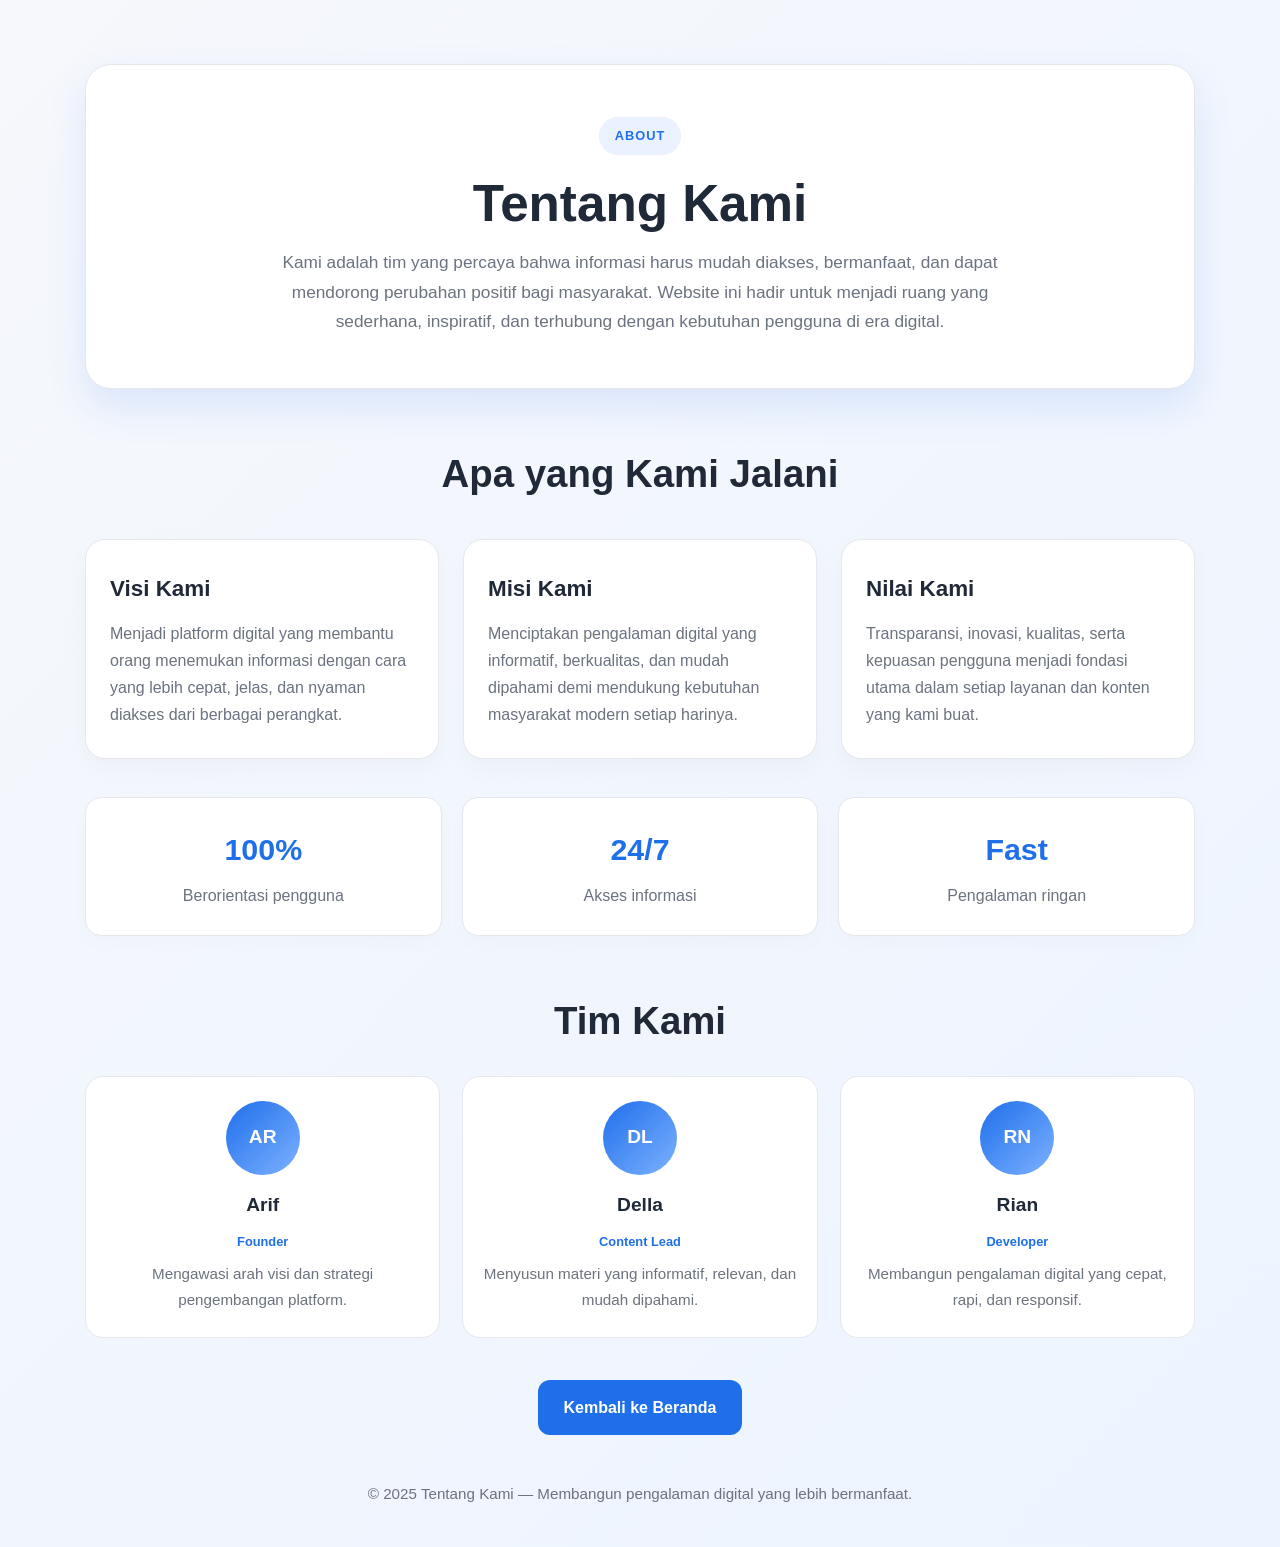
<file: about.html>
<!DOCTYPE html>
<html lang="id">
  <head>
    <meta charset="UTF-8" />
    <meta name="viewport" content="width=device-width, initial-scale=1.0" />
    <title>Tentang Kami</title>
    <style>
      :root {
        --bg: #f4f7ff;
        --card: #ffffff;
        --primary: #1f6feb;
        --primary-dark: #154db8;
        --text: #1f2937;
        --muted: #6b7280;
        --border: #e5e7eb;
        --accent: #eaf2ff;
        --shadow: rgba(31, 111, 235, 0.12);
      }

      * {
        box-sizing: border-box;
      }

      html {
        scroll-behavior: smooth;
      }

      body {
        margin: 0;
        font-family: Arial, Helvetica, sans-serif;
        background: linear-gradient(135deg, #f6f8fc 0%, #edf4ff 100%);
        color: var(--text);
        line-height: 1.7;
      }

      a {
        text-decoration: none;
      }

      .container {
        max-width: 1150px;
        margin: 0 auto;
        padding: 64px 20px 40px;
      }

      .hero {
        background: var(--card);
        border: 1px solid var(--border);
        border-radius: 26px;
        box-shadow: 0 18px 40px var(--shadow);
        padding: 52px 36px;
        text-align: center;
      }

      .tag {
        display: inline-block;
        padding: 8px 16px;
        border-radius: 999px;
        background: var(--accent);
        color: var(--primary);
        font-size: 0.8rem;
        font-weight: 700;
        letter-spacing: 0.08em;
        text-transform: uppercase;
      }

      h1 {
        margin: 18px 0 14px;
        font-size: clamp(2.2rem, 4vw, 3.25rem);
        line-height: 1.2;
      }

      .lead {
        max-width: 760px;
        margin: 0 auto;
        font-size: 1.08rem;
        color: var(--muted);
      }

      .section-title {
        text-align: center;
        margin: 52px 0 22px;
        font-size: clamp(1.7rem, 3vw, 2.5rem);
      }

      .content {
        display: grid;
        grid-template-columns: repeat(auto-fit, minmax(240px, 1fr));
        gap: 24px;
        margin-top: 32px;
      }

      .card {
        background: var(--card);
        border: 1px solid var(--border);
        border-radius: 20px;
        padding: 30px 24px;
        box-shadow: 0 10px 24px rgba(17, 24, 39, 0.03);
      }

      .card h2 {
        margin: 0 0 12px;
        font-size: 1.4rem;
      }

      .card p {
        margin: 0;
        color: var(--muted);
      }

      .stats {
        display: grid;
        grid-template-columns: repeat(auto-fit, minmax(170px, 1fr));
        gap: 20px;
        margin-top: 38px;
      }

      .stat {
        background: var(--card);
        border: 1px solid var(--border);
        border-radius: 16px;
        padding: 26px 18px;
        text-align: center;
        box-shadow: 0 8px 20px rgba(17, 24, 39, 0.02);
      }

      .stat strong {
        display: block;
        font-size: 1.9rem;
        color: var(--primary);
        margin-bottom: 6px;
      }

      .stat span {
        color: var(--muted);
      }

      .team {
        display: grid;
        grid-template-columns: repeat(auto-fit, minmax(220px, 1fr));
        gap: 22px;
        margin-top: 18px;
      }

      .member {
        background: var(--card);
        border: 1px solid var(--border);
        border-radius: 18px;
        padding: 24px 20px;
        text-align: center;
      }

      .avatar {
        width: 74px;
        height: 74px;
        border-radius: 50%;
        display: grid;
        place-items: center;
        background: linear-gradient(135deg, var(--primary), #7db1ff);
        color: white;
        font-weight: 700;
        font-size: 1.2rem;
        margin: 0 auto 14px;
      }

      .member h3 {
        margin: 0 0 6px;
        font-size: 1.2rem;
      }

      .role {
        display: inline-block;
        font-size: 0.8rem;
        color: var(--primary);
        font-weight: 700;
        margin-bottom: 8px;
      }

      .member p {
        margin: 0;
        color: var(--muted);
        font-size: 0.95rem;
      }

      .cta {
        margin-top: 42px;
        text-align: center;
      }

      .cta a {
        display: inline-block;
        padding: 14px 26px;
        background: var(--primary);
        color: white;
        border-radius: 12px;
        font-weight: 700;
        transition: 0.2s ease;
      }

      .cta a:hover {
        background: var(--primary-dark);
      }

      footer {
        margin-top: 46px;
        text-align: center;
        color: var(--muted);
        font-size: 0.95rem;
      }

      @media (max-width: 600px) {
        .hero {
          padding: 36px 20px;
        }
      }
    </style>
  </head>
  <body>
    <div class="container">
      <section class="hero">
        <div class="tag">About</div>
        <h1>Tentang Kami</h1>
        <p class="lead">
          Kami adalah tim yang percaya bahwa informasi harus mudah diakses,
          bermanfaat, dan dapat mendorong perubahan positif bagi masyarakat.
          Website ini hadir untuk menjadi ruang yang sederhana, inspiratif, dan
          terhubung dengan kebutuhan pengguna di era digital.
        </p>
      </section>

      <h2 class="section-title">Apa yang Kami Jalani</h2>
      <div class="content">
        <div class="card">
          <h2>Visi Kami</h2>
          <p>
            Menjadi platform digital yang membantu orang menemukan informasi dengan
            cara yang lebih cepat, jelas, dan nyaman diakses dari berbagai perangkat.
          </p>
        </div>

        <div class="card">
          <h2>Misi Kami</h2>
          <p>
            Menciptakan pengalaman digital yang informatif, berkualitas, dan mudah
            dipahami demi mendukung kebutuhan masyarakat modern setiap harinya.
          </p>
        </div>

        <div class="card">
          <h2>Nilai Kami</h2>
          <p>
            Transparansi, inovasi, kualitas, serta kepuasan pengguna menjadi fondasi
            utama dalam setiap layanan dan konten yang kami buat.
          </p>
        </div>
      </div>

      <div class="stats">
        <div class="stat">
          <strong>100%</strong>
          <span>Berorientasi pengguna</span>
        </div>
        <div class="stat">
          <strong>24/7</strong>
          <span>Akses informasi</span>
        </div>
        <div class="stat">
          <strong>Fast</strong>
          <span>Pengalaman ringan</span>
        </div>
      </div>

      <h2 class="section-title">Tim Kami</h2>
      <div class="team">
        <div class="member">
          <div class="avatar">AR</div>
          <h3>Arif</h3>
          <span class="role">Founder</span>
          <p>Mengawasi arah visi dan strategi pengembangan platform.</p>
        </div>

        <div class="member">
          <div class="avatar">DL</div>
          <h3>Della</h3>
          <span class="role">Content Lead</span>
          <p>Menyusun materi yang informatif, relevan, dan mudah dipahami.</p>
        </div>

        <div class="member">
          <div class="avatar">RN</div>
          <h3>Rian</h3>
          <span class="role">Developer</span>
          <p>Membangun pengalaman digital yang cepat, rapi, dan responsif.</p>
        </div>
      </div>

      <div class="cta">
        <a href="index.html">Kembali ke Beranda</a>
      </div>

      <footer>
        © 2025 Tentang Kami — Membangun pengalaman digital yang lebih bermanfaat.
      </footer>
    </div>
  </body>
</html>
</file>
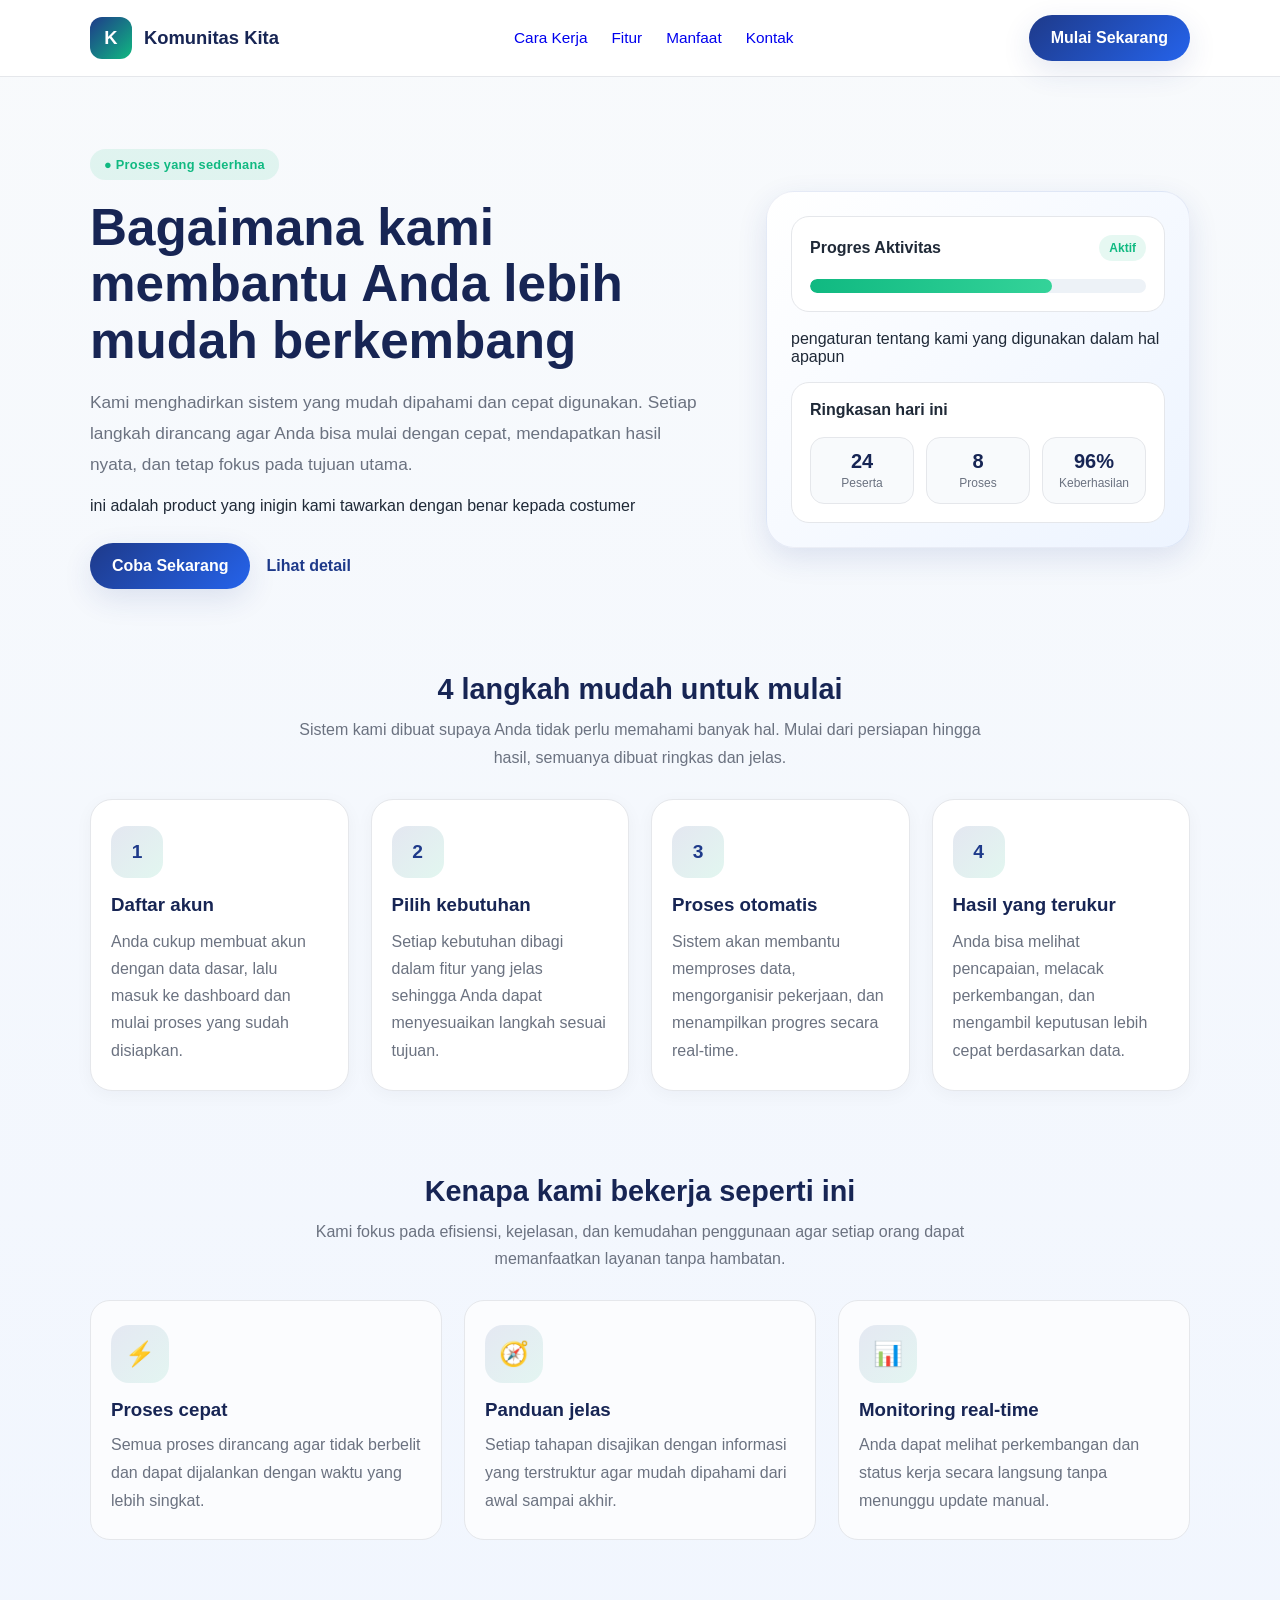
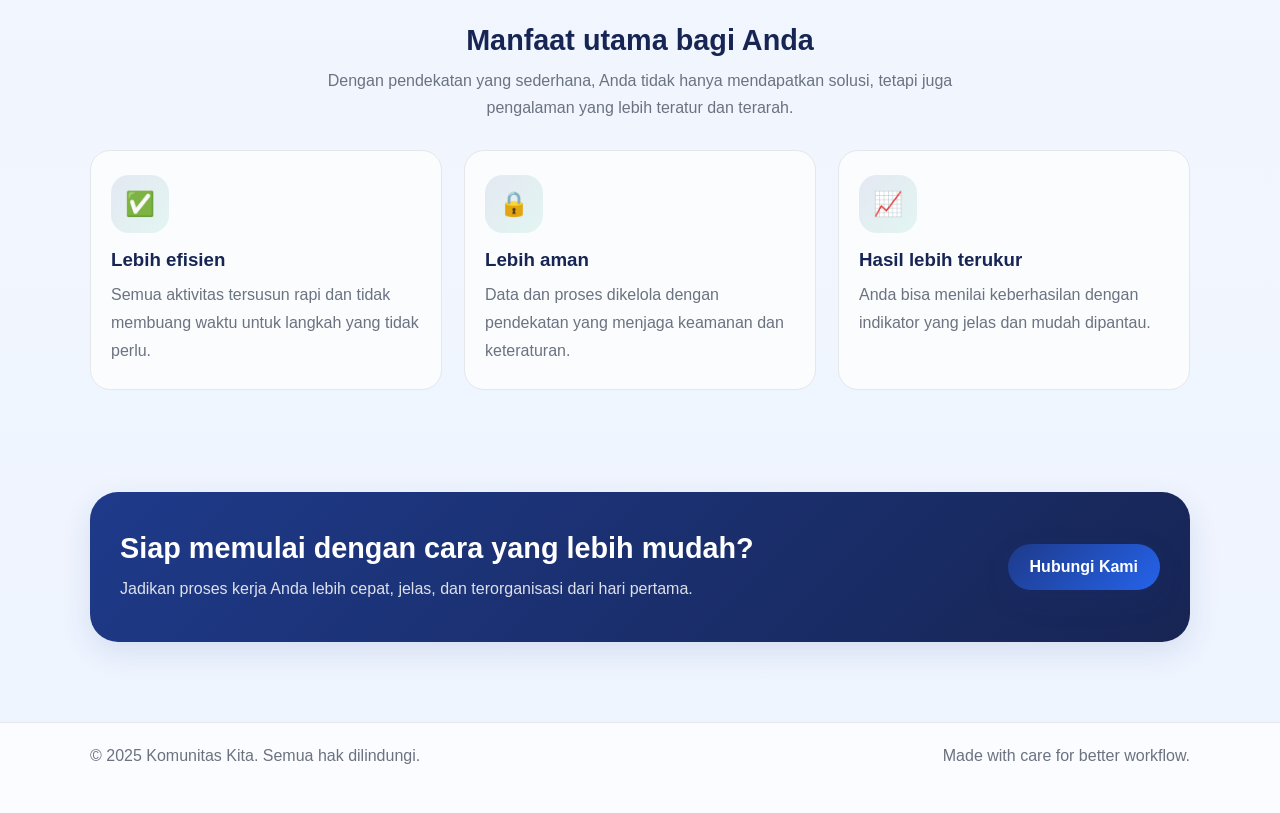
<file: cara-kerja.html>
<!DOCTYPE html>
<html lang="id">
  <head>
    <meta charset="UTF-8" />
    <meta name="viewport" content="width=device-width, initial-scale=1.0" />
    <title>Cara Kerja | Kami</title>
    <style>
      :root {
        --primary: #1e3a8a;
        --primary-dark: #172554;
        --secondary: #10b981;
        --accent: #f59e0b;
        --text: #1f2937;
        --muted: #6b7280;
        --bg: #f8fafc;
        --card: #ffffff;
        --line: #e5e7eb;
        --shadow: 0 10px 30px rgba(30, 58, 138, 0.12);
      }

      * {
        box-sizing: border-box;
      }

      html {
        scroll-behavior: smooth;
      }

      body {
        margin: 0;
        font-family: Arial, Helvetica, sans-serif;
        background: linear-gradient(180deg, #f8fafc 0%, #eef4ff 100%);
        color: var(--text);
      }

      a {
        text-decoration: none;
      }

      .container {
        width: min(1100px, calc(100% - 32px));
        margin: 0 auto;
      }

      header {
        background: rgba(255, 255, 255, 0.9);
        backdrop-filter: blur(8px);
        border-bottom: 1px solid var(--line);
        position: sticky;
        top: 0;
        z-index: 10;
      }

      .nav {
        display: flex;
        align-items: center;
        justify-content: space-between;
        min-height: 76px;
      }

      .brand {
        display: flex;
        align-items: center;
        gap: 12px;
        font-weight: 700;
        color: var(--primary-dark);
        font-size: 1.15rem;
      }

      .brand-mark {
        width: 42px;
        height: 42px;
        border-radius: 12px;
        background: linear-gradient(135deg, var(--primary), var(--secondary));
        display: grid;
        place-items: center;
        color: white;
        font-weight: 700;
      }

      .nav-links {
        display: flex;
        align-items: center;
        gap: 24px;
        color: var(--muted);
        font-size: 0.96rem;
      }

      .nav-links a:hover {
        color: var(--primary);
      }

      .btn {
        display: inline-flex;
        align-items: center;
        justify-content: center;
        padding: 14px 22px;
        border-radius: 999px;
        font-weight: 700;
        transition: 0.2s ease;
      }

      .btn-primary {
        background: linear-gradient(135deg, var(--primary), #2563eb);
        color: white;
        box-shadow: var(--shadow);
      }

      .btn-primary:hover {
        transform: translateY(-2px);
      }

      .hero {
        padding: 72px 0 42px;
      }

      .hero-wrap {
        display: grid;
        grid-template-columns: 1.2fr 0.8fr;
        align-items: center;
        gap: 40px;
      }

      .eyebrow {
        display: inline-flex;
        align-items: center;
        gap: 8px;
        padding: 8px 14px;
        border-radius: 999px;
        background: rgba(16, 185, 129, 0.1);
        color: var(--secondary);
        font-size: 0.8rem;
        font-weight: 700;
        letter-spacing: 0.02em;
      }

      h1 {
        font-size: clamp(2.2rem, 4vw, 4rem);
        line-height: 1.1;
        margin: 20px 0 18px;
        color: var(--primary-dark);
      }

      .lead {
        font-size: 1.08rem;
        line-height: 1.8;
        color: var(--muted);
        max-width: 620px;
      }

      .actions {
        display: flex;
        align-items: center;
        gap: 16px;
        margin-top: 28px;
      }

      .secondary-link {
        color: var(--primary);
        font-weight: 700;
      }

      .hero-card {
        background: linear-gradient(135deg, #ffffff 0%, #edf4ff 100%);
        border: 1px solid rgba(30, 58, 138, 0.08);
        border-radius: 28px;
        padding: 24px;
        box-shadow: var(--shadow);
      }

      .mini-panel {
        background: var(--card);
        border: 1px solid var(--line);
        border-radius: 18px;
        padding: 18px;
        margin-bottom: 18px;
      }

      .mini-panel:last-child {
        margin-bottom: 0;
      }

      .mini-top {
        display: flex;
        justify-content: space-between;
        align-items: center;
        margin-bottom: 18px;
      }

      .chip {
        background: rgba(16, 185, 129, 0.1);
        color: var(--secondary);
        border-radius: 999px;
        padding: 6px 10px;
        font-size: 0.75rem;
        font-weight: 700;
      }

      .progress {
        height: 14px;
        background: #edf2f7;
        border-radius: 999px;
        overflow: hidden;
      }

      .progress-bar {
        width: 72%;
        height: 100%;
        background: linear-gradient(90deg, var(--secondary), #34d399);
        border-radius: inherit;
      }

      .stat-list {
        display: grid;
        grid-template-columns: repeat(3, minmax(0, 1fr));
        gap: 12px;
        margin-top: 18px;
      }

      .stat-item {
        background: #f8fafc;
        border: 1px solid var(--line);
        border-radius: 14px;
        padding: 12px 10px;
        text-align: center;
      }

      .stat-item strong {
        display: block;
        font-size: 1.25rem;
        color: var(--primary-dark);
      }

      .stat-item span {
        font-size: 0.75rem;
        color: var(--muted);
      }

      section {
        padding: 42px 0;
      }

      .section-head {
        text-align: center;
        margin-bottom: 28px;
      }

      .section-head h2 {
        font-size: clamp(1.8rem, 2vw, 2.6rem);
        color: var(--primary-dark);
        margin: 0 0 10px;
      }

      .section-head p {
        color: var(--muted);
        max-width: 700px;
        margin: 0 auto;
        line-height: 1.7;
      }

      .steps {
        display: grid;
        grid-template-columns: repeat(4, minmax(0, 1fr));
        gap: 22px;
      }

      .step-card {
        background: var(--card);
        border: 1px solid var(--line);
        border-radius: 22px;
        padding: 26px 20px;
        box-shadow: 0 4px 18px rgba(15, 23, 42, 0.04);
      }

      .step-num {
        width: 52px;
        height: 52px;
        display: grid;
        place-items: center;
        border-radius: 16px;
        background: linear-gradient(135deg, rgba(30, 58, 138, 0.12), rgba(16, 185, 129, 0.12));
        color: var(--primary);
        font-weight: 800;
        font-size: 1.2rem;
        margin-bottom: 16px;
      }

      .step-card h3 {
        margin: 0 0 12px;
        color: var(--primary-dark);
      }

      .step-card p {
        margin: 0;
        color: var(--muted);
        line-height: 1.7;
      }

      .features {
        display: grid;
        grid-template-columns: repeat(3, minmax(0, 1fr));
        gap: 22px;
      }

      .feature-card {
        background: rgba(255, 255, 255, 0.7);
        border: 1px solid var(--line);
        border-radius: 20px;
        padding: 24px 20px;
      }

      .feature-icon {
        width: 58px;
        height: 58px;
        border-radius: 18px;
        display: grid;
        place-items: center;
        background: linear-gradient(135deg, rgba(30, 58, 138, 0.1), rgba(16, 185, 129, 0.1));
        font-size: 1.5rem;
        margin-bottom: 16px;
      }

      .feature-card h3 {
        margin: 0 0 10px;
        color: var(--primary-dark);
      }

      .feature-card p {
        color: var(--muted);
        line-height: 1.75;
        margin: 0;
      }

      .cta {
        padding: 60px 0 80px;
      }

      .cta-box {
        background: linear-gradient(135deg, var(--primary), var(--primary-dark));
        border-radius: 28px;
        padding: 40px 30px;
        display: flex;
        justify-content: space-between;
        align-items: center;
        gap: 24px;
        color: white;
        box-shadow: var(--shadow);
      }

      .cta-box h2 {
        margin: 0 0 10px;
        font-size: clamp(1.8rem, 2vw, 2.6rem);
      }

      .cta-box p {
        margin: 0;
        opacity: 0.85;
        line-height: 1.7;
      }

      footer {
        border-top: 1px solid var(--line);
        background: rgba(255, 255, 255, 0.75);
        padding: 24px 0 48px;
      }

      .footer-wrap {
        display: flex;
        justify-content: space-between;
        align-items: center;
        gap: 16px;
        color: var(--muted);
      }

      @media (max-width: 900px) {
        .hero-wrap,
        .steps,
        .features,
        .cta-box {
          grid-template-columns: 1fr;
          display: grid;
        }

        .nav-links {
          display: none;
        }

        .cta-box {
          display: block;
          text-align: center;
        }
      }

      @media (max-width: 560px) {
        .actions {
          flex-direction: column;
          align-items: flex-start;
        }

        .stat-list {
          grid-template-columns: 1fr;
        }

        .footer-wrap {
          flex-direction: column;
          text-align: center;
        }
      }
    </style>
  </head>
  <body>
    <header>
      <div class="container nav">
        <div class="brand">
          <div class="brand-mark">K</div>
          <span>Komunitas Kita</span>
        </div>
        <nav class="nav-links" aria-label="Navigasi utama">
          <a href="#cara-kerja">Cara Kerja</a>
          <a href="#fitur">Fitur</a>
          <a href="#manfaat">Manfaat</a>
          <a href="#kontak">Kontak</a>
        </nav>
        <a href="#kontak" class="btn btn-primary">Mulai Sekarang</a>
      </div>
    </header>

    <main>
      <section class="hero" id="cara-kerja">
        <div class="container hero-wrap">
          <div>
            <div class="eyebrow">● Proses yang sederhana</div>
            <h1>Bagaimana kami membantu Anda lebih mudah berkembang</h1>
            <p class="lead">
              Kami menghadirkan sistem yang mudah dipahami dan cepat digunakan. Setiap langkah dirancang agar Anda bisa mulai dengan cepat,
              mendapatkan hasil nyata, dan tetap fokus pada tujuan utama.
            </p>
            <p>ini adalah product yang inigin kami tawarkan dengan benar kepada costumer</p>
            <div class="actions">
              <a href="#kontak" class="btn btn-primary">Coba Sekarang</a>
              <a href="#fitur" class="secondary-link">Lihat detail</a>
            </div>
          </div>

          <div class="hero-card" aria-label="Preview proses kerja">
            <div class="mini-panel">
              <div class="mini-top">
                <strong>Progres Aktivitas</strong>
                <span class="chip">Aktif</span>
              </div>
              <div class="progress">
                <div class="progress-bar"></div>
              </div>
            </div>
          <div class="tambahan-baru">
            <p>pengaturan tentang kami yang digunakan dalam hal apapun</p>
          </div>

            <div class="mini-panel">
              <strong>Ringkasan hari ini</strong>
              <div class="stat-list">
                <div class="stat-item">
                  <strong>24</strong>
                  <span>Peserta</span>
                </div>
                <div class="stat-item">
                  <strong>8</strong>
                  <span>Proses</span>
                </div>
                <div class="stat-item">
                  <strong>96%</strong>
                  <span>Keberhasilan</span>
                </div>
              </div>
            </div>
          </div>
        </div>
      </section>

      <section>
        <div class="container">
          <div class="section-head">
            <h2>4 langkah mudah untuk mulai</h2>
            <p>
              Sistem kami dibuat supaya Anda tidak perlu memahami banyak hal. Mulai dari persiapan hingga hasil, semuanya dibuat ringkas dan jelas.
            </p>
          </div>

          <div class="steps">
            <article class="step-card">
              <div class="step-num">1</div>
              <h3>Daftar akun</h3>
              <p>Anda cukup membuat akun dengan data dasar, lalu masuk ke dashboard dan mulai proses yang sudah disiapkan.</p>
            </article>

            <article class="step-card">
              <div class="step-num">2</div>
              <h3>Pilih kebutuhan</h3>
              <p>Setiap kebutuhan dibagi dalam fitur yang jelas sehingga Anda dapat menyesuaikan langkah sesuai tujuan.</p>
            </article>

            <article class="step-card">
              <div class="step-num">3</div>
              <h3>Proses otomatis</h3>
              <p>Sistem akan membantu memproses data, mengorganisir pekerjaan, dan menampilkan progres secara real-time.</p>
            </article>

            <article class="step-card">
              <div class="step-num">4</div>
              <h3>Hasil yang terukur</h3>
              <p>Anda bisa melihat pencapaian, melacak perkembangan, dan mengambil keputusan lebih cepat berdasarkan data.</p>
            </article>
          </div>
        </div>
      </section>

      <section id="fitur">
        <div class="container">
          <div class="section-head">
            <h2>Kenapa kami bekerja seperti ini</h2>
            <p>
              Kami fokus pada efisiensi, kejelasan, dan kemudahan penggunaan agar setiap orang dapat memanfaatkan layanan tanpa hambatan.
            </p>
          </div>

          <div class="features">
            <article class="feature-card">
              <div class="feature-icon">⚡</div>
              <h3>Proses cepat</h3>
              <p>Semua proses dirancang agar tidak berbelit dan dapat dijalankan dengan waktu yang lebih singkat.</p>
            </article>

            <article class="feature-card">
              <div class="feature-icon">🧭</div>
              <h3>Panduan jelas</h3>
              <p>Setiap tahapan disajikan dengan informasi yang terstruktur agar mudah dipahami dari awal sampai akhir.</p>
            </article>

            <article class="feature-card">
              <div class="feature-icon">📊</div>
              <h3>Monitoring real-time</h3>
              <p>Anda dapat melihat perkembangan dan status kerja secara langsung tanpa menunggu update manual.</p>
            </article>
          </div>
        </div>
      </section>

      <section id="manfaat">
        <div class="container">
          <div class="section-head">
            <h2>Manfaat utama bagi Anda</h2>
            <p>
              Dengan pendekatan yang sederhana, Anda tidak hanya mendapatkan solusi, tetapi juga pengalaman yang lebih teratur dan terarah.
            </p>
          </div>

          <div class="features">
            <article class="feature-card">
              <div class="feature-icon">✅</div>
              <h3>Lebih efisien</h3>
              <p>Semua aktivitas tersusun rapi dan tidak membuang waktu untuk langkah yang tidak perlu.</p>
            </article>

            <article class="feature-card">
              <div class="feature-icon">🔒</div>
              <h3>Lebih aman</h3>
              <p>Data dan proses dikelola dengan pendekatan yang menjaga keamanan dan keteraturan.</p>
            </article>

            <article class="feature-card">
              <div class="feature-icon">📈</div>
              <h3>Hasil lebih terukur</h3>
              <p>Anda bisa menilai keberhasilan dengan indikator yang jelas dan mudah dipantau.</p>
            </article>
          </div>
        </div>
      </section>

      <section class="cta" id="kontak">
        <div class="container">
          <div class="cta-box">
            <div>
              <h2>Siap memulai dengan cara yang lebih mudah?</h2>
              <p>Jadikan proses kerja Anda lebih cepat, jelas, dan terorganisasi dari hari pertama.</p>
            </div>
            <a href="mailto:hello@contoh.com" class="btn btn-primary">Hubungi Kami</a>
          </div>
        </div>
      </section>
    </main>

    <footer>
      <div class="container footer-wrap">
        <div>© 2025 Komunitas Kita. Semua hak dilindungi.</div>
        <div>Made with care for better workflow.</div>
      </div>
    </footer>
  </body>
</html>
</file>
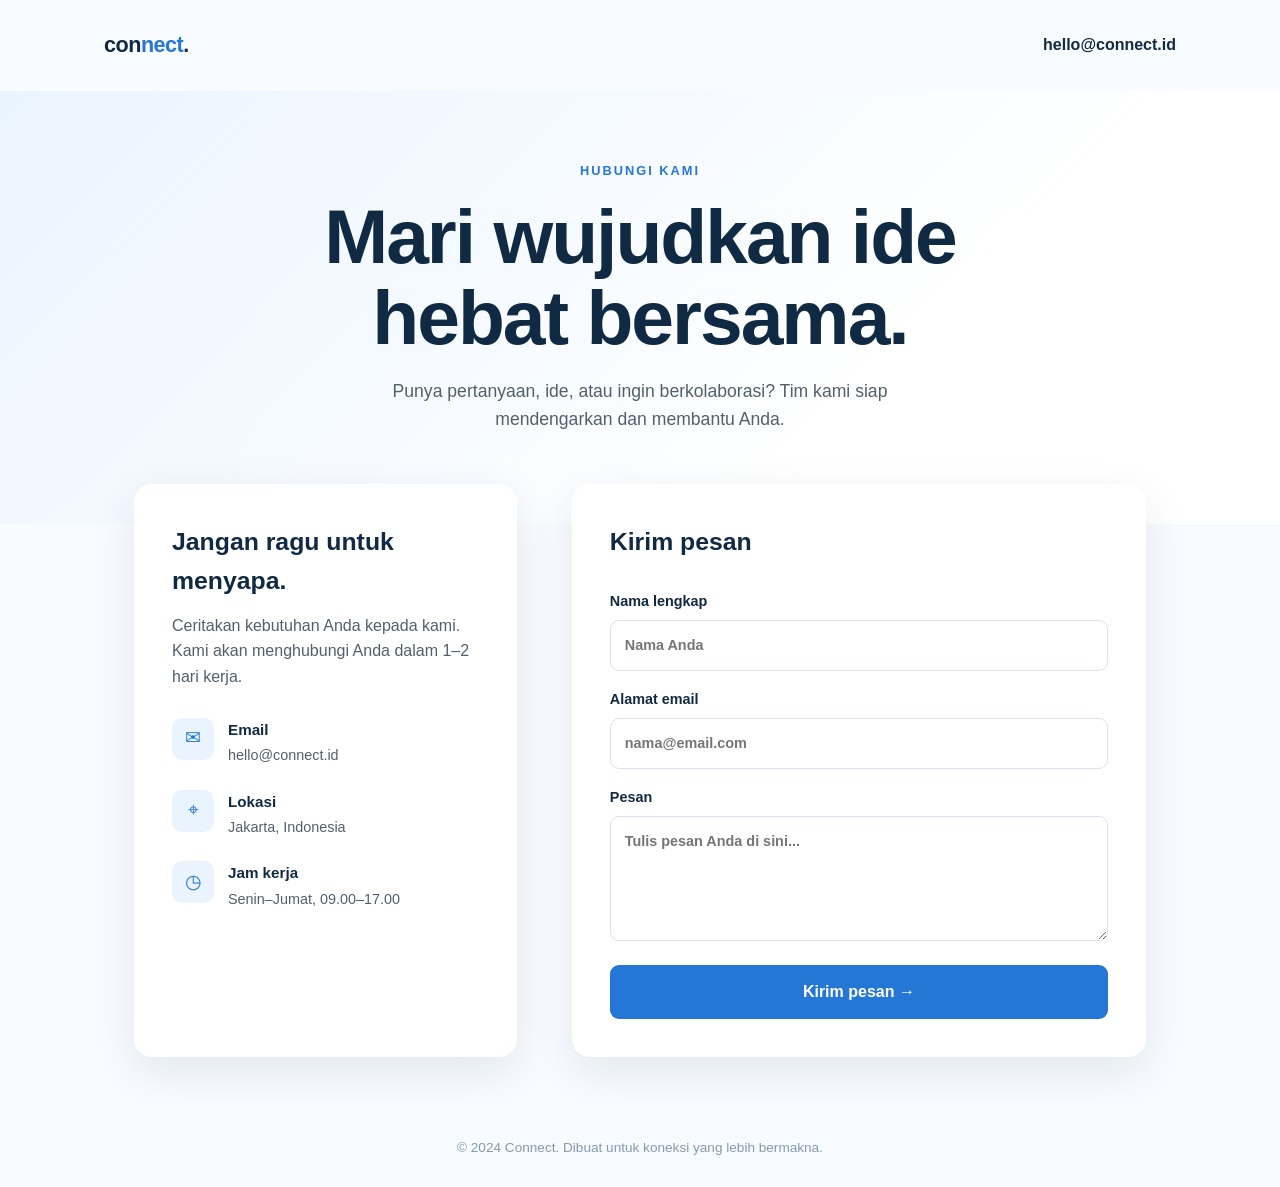
<file: contact-us.html>
<!DOCTYPE html>
<html lang="id">
<head>
	<meta charset="UTF-8">
	<meta name="viewport" content="width=device-width, initial-scale=1.0">
	<title>Contact Us | Connect</title>
	<style>
		:root {
			--navy: #102a43;
			--blue: #2477d4;
			--light-blue: #eaf4ff;
			--text: #52606d;
			--white: #fff;
		}

		* { box-sizing: border-box; margin: 0; padding: 0; }
		body {
			color: var(--navy);
			font-family: Inter, Arial, sans-serif;
			background: #f8fbff;
			line-height: 1.6;
		}
		nav {
			align-items: center;
			display: flex;
			justify-content: space-between;
			margin: auto;
			max-width: 1120px;
			padding: 28px 24px;
		}
		.logo { font-size: 1.35rem; font-weight: 800; letter-spacing: -.5px; }
		.logo span { color: var(--blue); }
		nav a { color: var(--navy); text-decoration: none; font-weight: 600; }
		.hero {
			background: linear-gradient(135deg, #eaf4ff 0%, #fff 70%);
			padding: 70px 24px 90px;
			text-align: center;
		}
		.eyebrow { color: var(--blue); font-size: .8rem; font-weight: 800; letter-spacing: 2px; text-transform: uppercase; }
		h1 { font-size: clamp(2.5rem, 6vw, 4.8rem); letter-spacing: -2px; line-height: 1.05; margin: 15px auto 20px; max-width: 780px; }
		.hero p { color: var(--text); font-size: 1.1rem; margin: auto; max-width: 610px; }
		.content { display: grid; gap: 55px; grid-template-columns: .8fr 1.2fr; margin: -40px auto 80px; max-width: 1060px; padding: 0 24px; position: relative; }
		.info, form { background: var(--white); border-radius: 18px; box-shadow: 0 15px 45px rgba(16, 42, 67, .09); padding: 38px; }
		h2 { font-size: 1.55rem; margin-bottom: 12px; }
		.info > p { color: var(--text); margin-bottom: 28px; }
		.detail { align-items: flex-start; display: flex; gap: 14px; margin-top: 22px; }
		.icon { align-items: center; background: var(--light-blue); border-radius: 10px; color: var(--blue); display: flex; flex: 0 0 42px; font-size: 1.2rem; height: 42px; justify-content: center; }
		.detail strong { display: block; font-size: .95rem; }
		.detail span { color: var(--text); font-size: .9rem; }
		form { display: grid; gap: 17px; }
		label { font-size: .9rem; font-weight: 700; }
		input, textarea { border: 1px solid #d9e2ec; border-radius: 9px; font: inherit; margin-top: 7px; outline: none; padding: 13px 14px; width: 100%; }
		input:focus, textarea:focus { border-color: var(--blue); box-shadow: 0 0 0 3px #eaf4ff; }
		textarea { min-height: 125px; resize: vertical; }
		button { background: var(--blue); border: 0; border-radius: 9px; color: white; cursor: pointer; font: inherit; font-weight: 700; padding: 14px; transition: .2s; }
		button:hover { background: #175eae; transform: translateY(-1px); }
		footer { color: #829ab1; font-size: .85rem; padding: 0 24px 28px; text-align: center; }
		@media (max-width: 720px) { .content { grid-template-columns: 1fr; margin-top: -35px; } .info, form { padding: 26px; } nav { padding-top: 20px; } }
	</style>
</head>
<body>
	<nav>
		<div class="logo">con<span>nect</span>.</div>
		<a href="mailto:hello@connect.id">hello@connect.id</a>
	</nav>

	<header class="hero">
		<div class="eyebrow">Hubungi kami</div>
		<h1>Mari wujudkan ide hebat bersama.</h1>
		<p>Punya pertanyaan, ide, atau ingin berkolaborasi? Tim kami siap mendengarkan dan membantu Anda.</p>
	</header>

	<main class="content">
		<section class="info">
			<h2>Jangan ragu untuk menyapa.</h2>
			<p>Ceritakan kebutuhan Anda kepada kami. Kami akan menghubungi Anda dalam 1–2 hari kerja.</p>
			<div class="detail"><div class="icon">✉</div><div><strong>Email</strong><span>hello@connect.id</span></div></div>
			<div class="detail"><div class="icon">⌖</div><div><strong>Lokasi</strong><span>Jakarta, Indonesia</span></div></div>
			<div class="detail"><div class="icon">◷</div><div><strong>Jam kerja</strong><span>Senin–Jumat, 09.00–17.00</span></div></div>
		</section>

		<form action="#" method="post">
			<h2>Kirim pesan</h2>
			<label for="name">Nama lengkap<input id="name" name="name" type="text" placeholder="Nama Anda" required></label>
			<label for="email">Alamat email<input id="email" name="email" type="email" placeholder="nama@email.com" required></label>
			<label for="message">Pesan<textarea id="message" name="message" placeholder="Tulis pesan Anda di sini..." required></textarea></label>
			<button type="submit">Kirim pesan →</button>
		</form>
	</main>
	<footer>© 2024 Connect. Dibuat untuk koneksi yang lebih bermakna.</footer>
</body>
</html>
</file>
